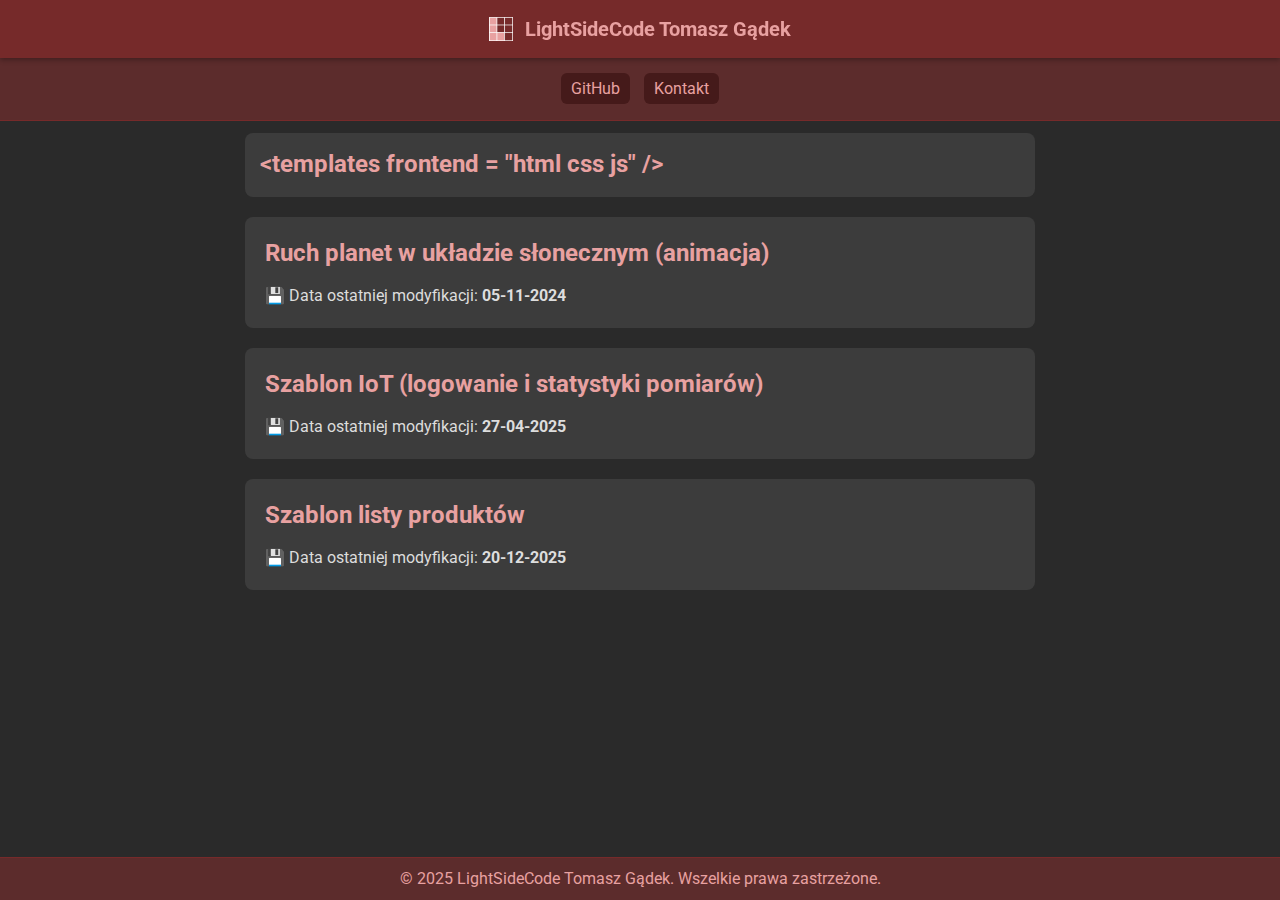
<file: src/main/resources/static/lightsidecode/index.html>
<!DOCTYPE html>
<html lang="pl">
<head>
    <meta charset="utf-8">
    <meta name="viewport" content="width=device-width, initial-scale=1">
    <meta name="description" content="Notatnik programisty">
    <meta name="author" content="Tomasz Gądek">

    <link href="https://fonts.googleapis.com/css2?family=Roboto:wght@100;300;400;500;700&display=swap" rel="stylesheet"> 
    <link href="./styles/lightsidecode.css" rel="stylesheet">

    <link rel="icon" type="image/png" href="./img/lightsidecode-logo.png">

    <title>LightSideCode | Tomasz Gądek</title>
</head>

<body>
    <header>
        <div class="container">
            <div class="logo">
                <a href="/">
                <img src="./img/lightsidecode-logo.png" alt="lightsidecode logo">
                <h1>LightSideCode Tomasz Gądek</h1>
            </a>
            </div>
        </div>
    </header>
    <nav>
        <ul class="menu">
            <li><a href="https://github.com/tomekgadek">GitHub</a></li>
            <li><a href="mailto:gadektomek@gmail.com">Kontakt</a></li>
        </ul>
    </nav>
    <main>
        <div class="container" id="questions">
            <div class="card-title">
                <h2>&lt;templates frontend = "html css js" /&gt;</h2>
            </div>

            <div class="card" onclick="window.location.href='./project/universe/index.html'">
                <h2>Ruch planet w układzie słonecznym (animacja)</h2>
                <p>💾 Data ostatniej modyfikacji: <strong>05-11-2024</strong></p>
            </div>
            <div class="card" onclick="window.location.href='./project/iot-template/index.html'">
                <h2>Szablon IoT (logowanie i statystyki pomiarów)</h2>
                <p>💾 Data ostatniej modyfikacji: <strong>27-04-2025</strong></p>
            </div>
            <div class="card" onclick="window.location.href='./project/products-template/online-courses-dark.html'">
                <h2>Szablon listy produktów</h2>
                <p>💾 Data ostatniej modyfikacji: <strong>20-12-2025</strong></p>
            </div>
        </div>
    </main>
    <footer>
        <div class="container">
            &copy; 2025 LightSideCode Tomasz Gądek. Wszelkie prawa zastrzeżone. 
        </div>
    </footer>
</body>

</html>
</file>
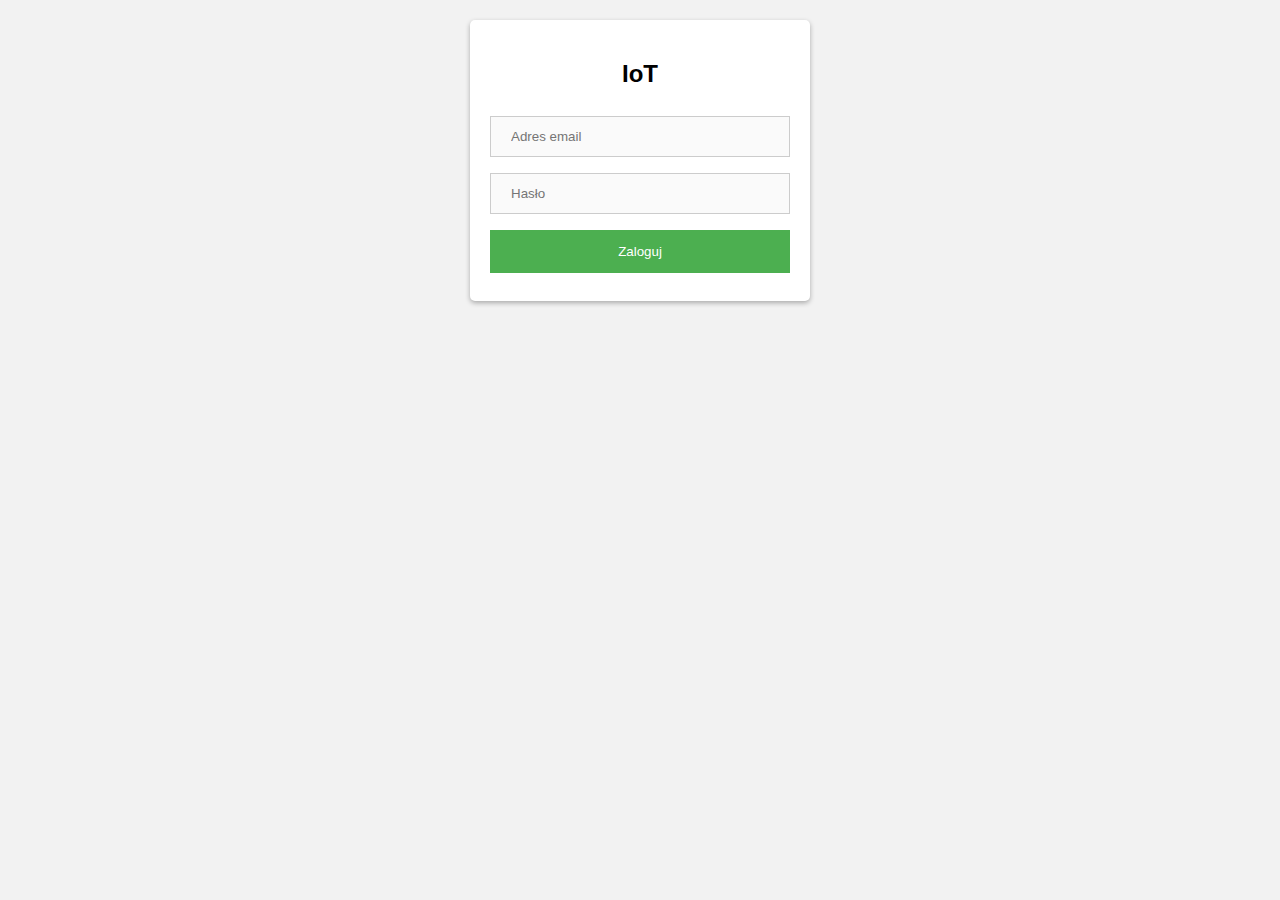
<file: src/main/resources/static/lightsidecode/project/iot-template/index.html>
<!DOCTYPE html>
<html lang="pl">

<head>
    <meta charset="UTF-8">
    <meta name="viewport" content="width=device-width, initial-scale=1.0">

    <title>IoT</title>
    
    <link rel="icon" type="image/png" href="img/favicon.png">
    <link rel="stylesheet" href="./css/styles.css">
</head>

<body>
    <div class="container" id="container">
        <h2>IoT</h2>
        <input type="text" id="email" placeholder="Adres email" disabled>
        <input type="password" id="password" placeholder="Hasło" disabled>
        <button id="login">Zaloguj</button>
    </div>

    <script src="js/login.js"></script>
</body>
</html>
</file>
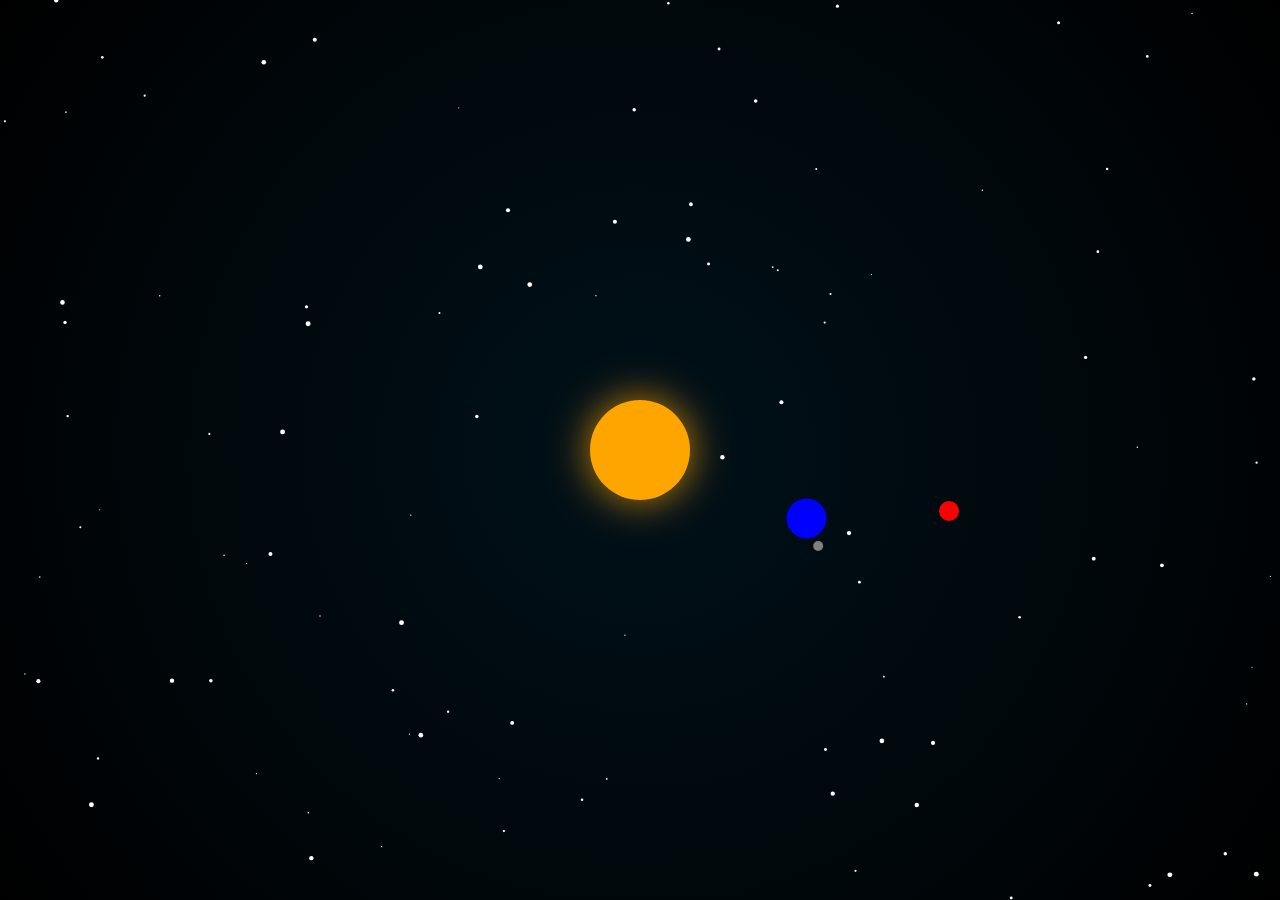
<file: src/main/resources/static/lightsidecode/project/universe/index.html>
<!DOCTYPE html>
<html lang="pl">
<head>
  <meta charset="UTF-8">
  <meta name="viewport" content="width=device-width, initial-scale=1.0">

  <title>LightSideCode</title>

  <link rel="icon" type="image/png" href="icon/favicon.png" />
  <link rel="stylesheet" href="./css/style.css" />
</head>
<body>
  <canvas id="universe"></canvas>

  <script src="js/universe-engine.js" type="text/javascript"></script>
</body>
</html>
</file>
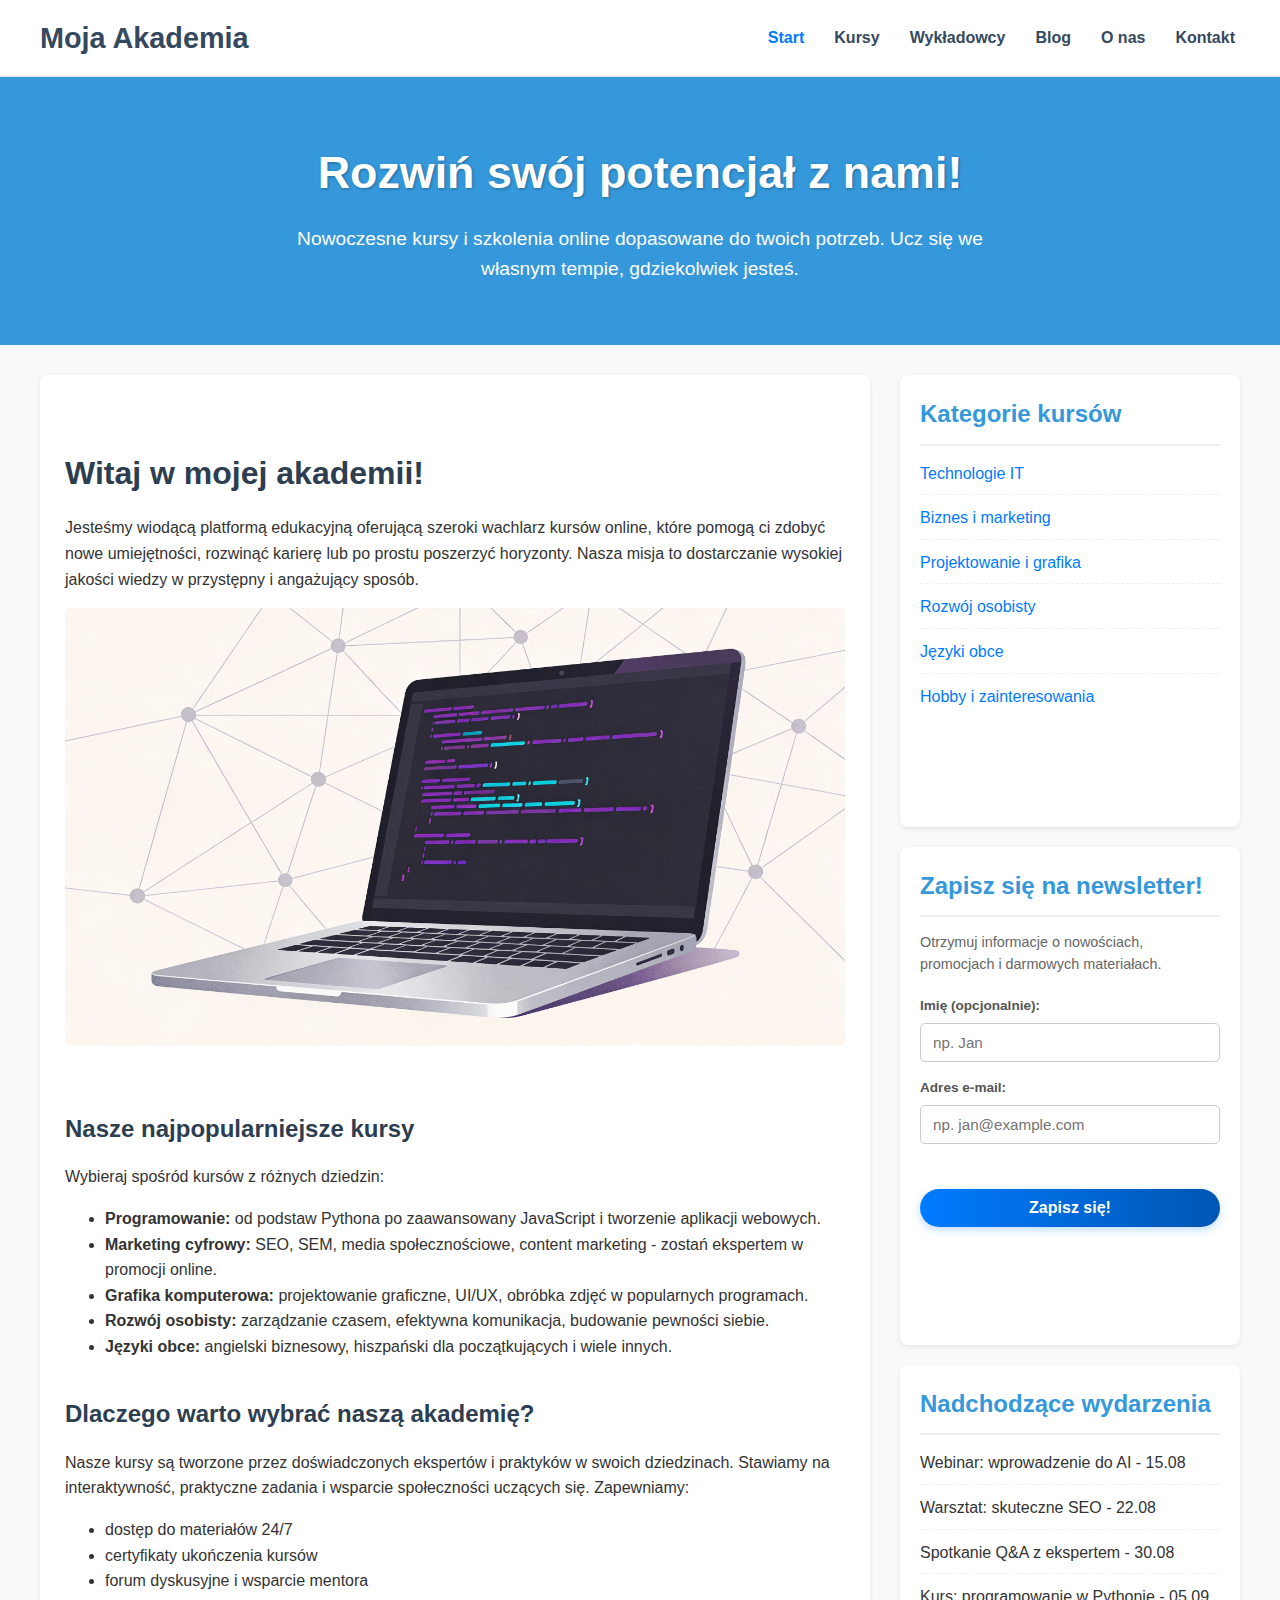
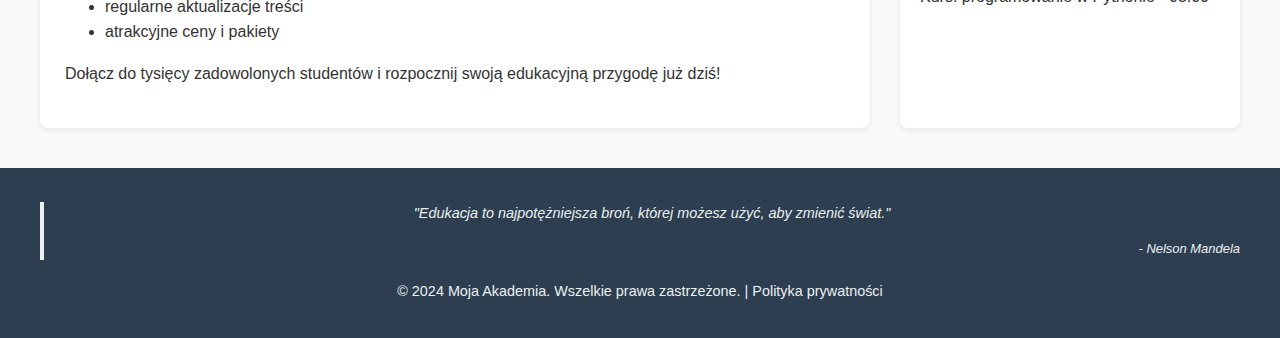
<file: src/main/resources/static/moja-akademia/moja-akademia-szablon.html>
<!DOCTYPE html>
<html lang="pl">

<head>
    <meta charset="UTF-8">
    <meta name="viewport" content="width=device-width, initial-scale=1.0">
    <title>Moja Akademia</title>
    <style>
        body {
            font-family: 'Arial', sans-serif;
            margin: 0;
            padding: 0;
            background-color: #f9f9f9;
            color: #333;
            line-height: 1.6;
        }

        .container {
            max-width: 1200px;
            margin: 0 auto;
            padding: 0 15px;
        }

        a {
            color: #007bff;
            text-decoration: none;
        }

        a:hover {
            text-decoration: underline;
        }

        img {
            max-width: 100%;
            height: auto;
        }

        h1,
        h2,
        h3,
        h4,
        h5,
        h6 {
            color: #2c3e50;
            margin-top: 1.5em;
            margin-bottom: 0.5em;
        }

        h1 {
            font-size: 2.5em;
        }

        h2 {
            font-size: 2em;
        }

        h3 {
            font-size: 1.5em;
        }

        .site-header {
            background-color: #ffffff;
            padding: 15px 0;
            border-bottom: 1px solid #e7e7e7;
            box-shadow: 0 2px 4px rgba(0, 0, 0, 0.05);
        }

        .site-header .container {
            display: flex;
            justify-content: space-between;
            align-items: center;
        }

        .site-title {
            font-size: 1.8em;
            font-weight: bold;
            color: #34495e;
            margin: 0;
        }

        .site-title a {
            color: inherit;
            text-decoration: none;
        }

        .main-navigation ul {
            list-style: none;
            margin: 0;
            padding: 0;
            display: flex;
        }

        .main-navigation li {
            margin-left: 20px;
        }

        .main-navigation a {
            display: block;
            padding: 10px 5px;
            color: #34495e;
            font-weight: bold;
            text-decoration: none;
            transition: color 0.3s ease;
        }

        .main-navigation a:hover,
        .main-navigation .current-menu-item a {
            color: #007bff;
        }

        .banner {
            background-color: #3498db;
            color: #ffffff;
            padding: 60px 0;
            text-align: center;
            margin-bottom: 30px;
            background-image: url('https://via.placeholder.com/1200x300/3498db/ffffff?text=Witaj+w+Mojej+Akademii');
            background-size: cover;
            background-position: center;
        }

        .banner h2 {
            color: #ffffff;
            font-size: 2.8em;
            margin-top: 0;
            margin-bottom: 15px;
            text-shadow: 1px 1px 3px rgba(0, 0, 0, 0.3);
        }

        .banner p {
            font-size: 1.2em;
            max-width: 700px;
            margin: 0 auto;
        }

        .content-wrapper {
            display: flex;
            flex-wrap: wrap;
            gap: 30px;
            margin-bottom: 30px;
        }

        main {
            flex: 1;
            min-width: 65%;
            background-color: #ffffff;
            padding: 25px;
            border-radius: 8px;
            box-shadow: 0 2px 5px rgba(0, 0, 0, 0.08);
        }

        aside {
            display: flex;
            flex-wrap: wrap;
            gap: 20px;
            flex: 1;
            min-width: 300px;
        }

        .widget {
            background-color: #ffffff;
            padding: 20px;
            border-radius: 8px;
            box-shadow: 0 2px 5px rgba(0, 0, 0, 0.08);
            flex: 1;
            min-width: 280px;
        }

        .widget h3 {
            margin-top: 0;
            border-bottom: 2px solid #eee;
            padding-bottom: 10px;
            margin-bottom: 15px;
            color: #3498db;
        }

        .widget ul {
            list-style: none;
            padding: 0;
            margin: 0;
        }

        .widget li {
            margin-bottom: 10px;
            border-bottom: 1px dashed #eee;
            padding-bottom: 8px;
        }

        .widget li:last-child {
            border-bottom: none;
            margin-bottom: 0;
            padding-bottom: 0;
        }

        .site-footer {
            background-color: #2c3e50;
            color: #ecf0f1;
            text-align: center;
            padding: 20px 0;
            margin-top: 40px;
            font-size: 0.9em;
        }


        .newsletter-container {
            background-color: transparent;
            padding: 0;
            box-shadow: none;
            text-align: left;
        }

        .newsletter-container h2 {
            font-size: 1.5em;
            color: #3498db;
            margin-top: 0;
            border-bottom: 2px solid #eee;
            padding-bottom: 10px;
            margin-bottom: 15px;
            text-align: left;
        }

        .newsletter-container p {
            color: #666;
            margin-bottom: 20px;
            font-size: 0.9em;
            line-height: 1.5;
            text-align: left;
        }

        .form-group {
            margin-bottom: 15px;
            text-align: left;
        }

        .form-group label {
            display: block;
            margin-bottom: 6px;
            color: #555;
            font-weight: bold;
            font-size: 0.85em;
        }

        .form-control {
            width: 100%;
            padding: 10px 12px;
            border: 1px solid #ccc;
            border-radius: 5px;
            box-sizing: border-box;
            font-size: 0.95em;
            transition: border-color 0.3s ease, box-shadow 0.3s ease;
        }

        .form-control:focus {
            border-color: #007bff;
            outline: none;
            box-shadow: 0 0 6px rgba(0, 123, 255, 0.25);
        }

        .error-message {
            color: #dc3545;
            font-size: 0.8em;
            margin-top: 5px;
            display: block;
            min-height: 1.2em;
        }

        .form-control.invalid {
            border-color: #dc3545;
        }

        .submit-btn {
            background: linear-gradient(to right, #007bff, #0056b3);
            color: white;
            padding: 10px 20px;
            border: none;
            border-radius: 20px;
            cursor: pointer;
            font-size: 1em;
            font-weight: bold;
            transition: background 0.3s ease, transform 0.1s ease, box-shadow 0.3s ease;
            width: 100%;
            margin-top: 10px;
            box-shadow: 0 3px 8px rgba(0, 123, 255, 0.25);
        }

        .submit-btn:hover {
            background: linear-gradient(to right, #0056b3, #004085);
            box-shadow: 0 5px 12px rgba(0, 123, 255, 0.35);
        }

        .submit-btn:active {
            transform: scale(0.98);
            box-shadow: 0 2px 5px rgba(0, 123, 255, 0.2);
        }

        .thank-you-popup {
            display: none;
            position: fixed;
            left: 50%;
            top: 50%;
            transform: translate(-50%, -50%) scale(0.9);
            background-color: #fff;
            color: #333;
            padding: 30px 40px;
            border-radius: 10px;
            box-shadow: 0 10px 30px rgba(0, 0, 0, 0.2);
            text-align: center;
            z-index: 1001;
            max-width: 450px;
            width: 90%;
            opacity: 0;
            transition: opacity 0.4s ease, transform 0.4s ease;
        }

        .thank-you-popup.show {
            display: block;
            opacity: 1;
            transform: translate(-50%, -50%) scale(1);
        }

        .thank-you-popup h2 {
            color: #28a745;
            margin-top: 0;
            margin-bottom: 15px;
            border-bottom: none;
        }

        .thank-you-popup p {
            color: #555;
            margin-bottom: 10px;
            line-height: 1.6;
        }

        .close-btn {
            position: absolute;
            top: 10px;
            right: 15px;
            font-size: 24px;
            color: #aaa;
            cursor: pointer;
            transition: color 0.3s ease;
        }

        .close-btn:hover {
            color: #333;
        }

        .overlay {
            display: none;
            position: fixed;
            top: 0;
            left: 0;
            width: 100%;
            height: 100%;
            background-color: rgba(0, 0, 0, 0.6);
            z-index: 1000;
            opacity: 0;
            transition: opacity 0.4s ease;
        }

        .overlay.show {
            display: block;
            opacity: 1;
        }

        @media (max-width: 768px) {
            .site-header .container {
                flex-direction: column;
                align-items: center;
            }

            .main-navigation ul {
                margin-top: 15px;
                flex-wrap: wrap;
                justify-content: center;
            }

            .main-navigation li {
                margin: 5px 10px;
            }

            .content-wrapper {
                flex-direction: column;
            }

            aside {
                flex-direction: column;
            }

            .widget {
                flex: auto;
                width: 100%;
            }

            .banner h2 {
                font-size: 2em;
            }

            .banner p {
                font-size: 1em;
            }
        }
    </style>
</head>

<body>

<header class="site-header">
    <div class="container">
        <h1 class="site-title"><a href="#">Moja Akademia</a></h1>
        <nav class="main-navigation">
            <ul>
                <li class="current-menu-item"><a href="#">Start</a></li>
                <li><a href="#">Kursy</a></li>
                <li><a href="#">Wykładowcy</a></li>
                <li><a href="#">Blog</a></li>
                <li><a href="#">O nas</a></li>
                <li><a href="#">Kontakt</a></li>
            </ul>
        </nav>
    </div>
</header>

<div class="banner">
    <div class="container">
        <h2>Rozwiń swój potencjał z nami!</h2>
        <p>Nowoczesne kursy i szkolenia online dopasowane do twoich potrzeb. Ucz się we własnym tempie, gdziekolwiek
            jesteś.</p>
    </div>
</div>

<div class="container content-wrapper">
    <main>
        <h2>Witaj w mojej akademii!</h2>
        <p>Jesteśmy wiodącą platformą edukacyjną oferującą szeroki wachlarz kursów online, które pomogą ci zdobyć
            nowe umiejętności, rozwinąć karierę lub po prostu poszerzyć horyzonty. Nasza misja to dostarczanie
            wysokiej jakości wiedzy w przystępny i angażujący sposób.</p>

        <img src="./img/main-image.png" alt="Nauka online" style="margin-bottom: 20px; border-radius: 5px;">

        <h3>Nasze najpopularniejsze kursy</h3>
        <p>Wybieraj spośród kursów z różnych dziedzin:</p>
        <ul>
            <li><strong>Programowanie:</strong> od podstaw Pythona po zaawansowany JavaScript i tworzenie aplikacji
                webowych.
            </li>
            <li><strong>Marketing cyfrowy:</strong> SEO, SEM, media społecznościowe, content marketing - zostań
                ekspertem w promocji online.
            </li>
            <li><strong>Grafika komputerowa:</strong> projektowanie graficzne, UI/UX, obróbka zdjęć w popularnych
                programach.
            </li>
            <li><strong>Rozwój osobisty:</strong> zarządzanie czasem, efektywna komunikacja, budowanie pewności
                siebie.
            </li>
            <li><strong>Języki obce:</strong> angielski biznesowy, hiszpański dla początkujących i wiele innych.
            </li>
        </ul>

        <h3>Dlaczego warto wybrać naszą akademię?</h3>
        <p>Nasze kursy są tworzone przez doświadczonych ekspertów i praktyków w swoich dziedzinach. Stawiamy na
            interaktywność, praktyczne zadania i wsparcie społeczności uczących się. Zapewniamy:</p>
        <ul>
            <li>dostęp do materiałów 24/7</li>
            <li>certyfikaty ukończenia kursów</li>
            <li>forum dyskusyjne i wsparcie mentora</li>
            <li>regularne aktualizacje treści</li>
            <li>atrakcyjne ceny i pakiety</li>
        </ul>
        <p>Dołącz do tysięcy zadowolonych studentów i rozpocznij swoją edukacyjną przygodę już dziś!</p>

    </main>

    <aside>
        <div class="widget">
            <h3>Kategorie kursów</h3>
            <ul>
                <li><a href="#">Technologie IT</a></li>
                <li><a href="#">Biznes i marketing</a></li>
                <li><a href="#">Projektowanie i grafika</a></li>
                <li><a href="#">Rozwój osobisty</a></li>
                <li><a href="#">Języki obce</a></li>
                <li><a href="#">Hobby i zainteresowania</a></li>
            </ul>
        </div>

        <div class="widget">
            <div class="newsletter-container">
                <h3>Zapisz się na newsletter!</h3>
                <p>Otrzymuj informacje o nowościach, promocjach i darmowych materiałach.</p>

                <form id="newsletter-form">
                    <div class="form-group">
                        <label for="name">Imię (opcjonalnie):</label>
                        <input type="text" id="name" name="name" class="form-control" placeholder="np. Jan">
                    </div>
                    <div class="form-group">
                        <label for="email">Adres e-mail:</label>
                        <input type="email" id="email" name="email" class="form-control"
                               placeholder="np. jan@example.com" required>
                        <small class="error-message" id="email-error"></small>
                    </div>
                    <button type="submit" class="submit-btn">Zapisz się!</button>
                </form>
            </div>

        </div>

        <div class="widget">
            <h3>Nadchodzące wydarzenia</h3>
            <ul>
                <li>Webinar: wprowadzenie do AI - 15.08</li>
                <li>Warsztat: skuteczne SEO - 22.08</li>
                <li>Spotkanie Q&A z ekspertem - 30.08</li>
                <li>Kurs: programowanie w Pythonie - 05.09</li>

            </ul>
        </div>
    </aside>
</div>

<footer class="site-footer">
    <div class="container">
        <div class="quote-container"
             style="margin-bottom: 20px; font-style: italic; border-left: 4px solid #ecf0f1; padding-left: 20px;">
            <p>"Edukacja to najpotężniejsza broń, której możesz użyć, aby zmienić świat."</p>
            <p style="text-align: right; font-size: 0.9em; margin-top: 5px;">- Nelson Mandela</p>
        </div>
        <p>© 2024 Moja Akademia. Wszelkie prawa zastrzeżone. | <a href="#" style="color: #ecf0f1;">Polityka
            prywatności</a></p>
    </div>
</footer>

<div id="thank-you-popup" class="thank-you-popup">
    <span class="close-btn" id="close-popup-btn">×</span>
    <h2>🎉 Dziękujemy za zapis! 🎉</h2>
    <p>Cieszymy się, że do nas dołączyłeś/dołączyłaś. Wkrótce otrzymasz od nas wartościowe informacje o kursach
        online.</p>
    <p>Sprawdź swoją skrzynkę odbiorczą (oraz folder spam/oferty).</p>
</div>
<div id="overlay" class="overlay"></div>

<script>
    document.addEventListener('DOMContentLoaded', () => {
        const form = document.getElementById('newsletter-form');

        if (form) {
            const emailInput = document.getElementById('email');
            const emailError = document.getElementById('email-error');
            const thankYouPopup = document.getElementById('thank-you-popup');
            const closePopupButton = document.getElementById('close-popup-btn');
            const overlay = document.getElementById('overlay');
            const nameInput = document.getElementById('name');

            function validateEmail(email) {
                const re = /^[^\s@]+@[^\s@]+\.[^\s@]+$/;
                return re.test(String(email).toLowerCase());
            }

            function showPopup() {
                if (overlay && thankYouPopup) {
                    overlay.classList.add('show');
                    thankYouPopup.classList.add('show');
                    document.body.style.overflow = 'hidden';
                }
            }

            function hidePopup() {
                if (overlay && thankYouPopup) {
                    overlay.classList.remove('show');
                    thankYouPopup.classList.remove('show');
                    document.body.style.overflow = '';
                    if (form) form.reset();

                    if (emailError) emailError.textContent = '';
                    if (emailInput) emailInput.classList.remove('invalid');
                }
            }

            form.addEventListener('submit', function (event) {
                event.preventDefault();

                if (!emailInput || !emailError) {
                    console.error("Nie znaleziono elementów formularza email lub błędu.");
                    return;
                }

                const email = emailInput.value.trim();
                let isValid = true;

                if (email === '') {
                    emailError.textContent = 'Pole e-mail jest wymagane.';
                    emailInput.classList.add('invalid');
                    isValid = false;
                } else if (!validateEmail(email)) {
                    emailError.textContent = 'Proszę podać poprawny adres e-mail.';
                    emailInput.classList.add('invalid');
                    isValid = false;
                } else {
                    emailError.textContent = '';
                    emailInput.classList.remove('invalid');
                }

                if (isValid) {
                    console.log('Formularz poprawny. Dane do wysłania:');

                    console.log('Imię:', nameInput ? nameInput.value : 'Nie podano');
                    console.log('Email:', email);

                    showPopup();

                } else {
                    console.log('Formularz zawiera błędy.');
                }
            });

            if (closePopupButton) {
                closePopupButton.addEventListener('click', hidePopup);
            }

            if (overlay) {
                overlay.addEventListener('click', hidePopup);
            }

            document.addEventListener('keydown', function (event) {
                if (event.key === 'Escape' && thankYouPopup && thankYouPopup.classList.contains('show')) {
                    hidePopup();
                }
            });
        } else {
            console.warn("Element formularza o ID 'newsletter-form' nie został znaleziony.");
        }

    });
</script>

</body>

</html>
</file>
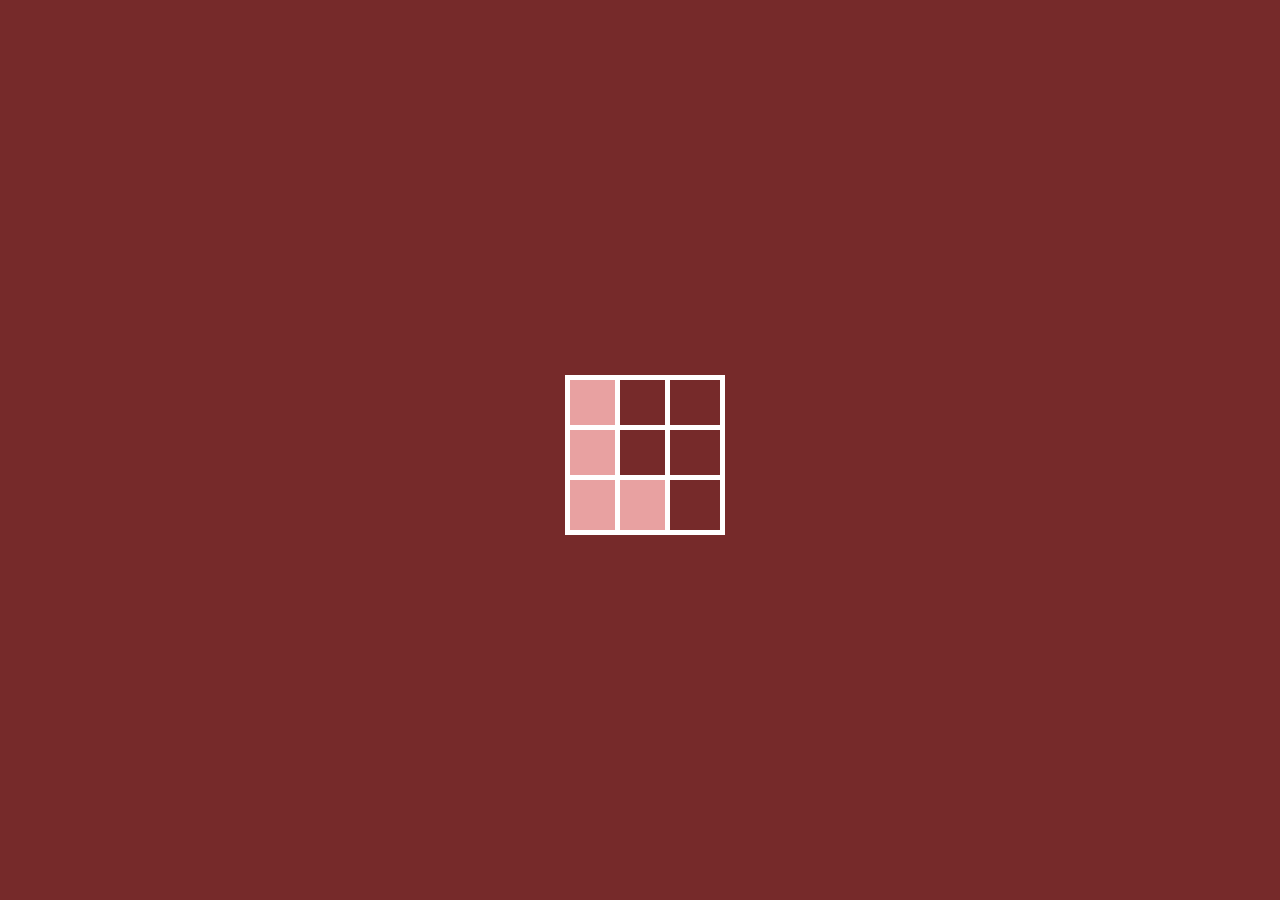
<file: src/main/resources/static/lightsidecode/logo/logo.html>
<!DOCTYPE html>
<html lang="pl">
<head>
    <meta charset="UTF-8">
    <meta name="viewport" content="width=device-width, initial-scale=1.0">

    <link rel="icon" type="image/png" href="../img/tgadek-logo.png">
    
    <title>LightSideCode | Logo</title>

    <style>
        body {
            margin: 0;
            display: flex;
            justify-content: center;
            align-items: center;
            height: 100vh;
            background-color: #762a2a;
        }

        .logo {
            display: grid;
            grid-template-columns: repeat(3, 50px);
            grid-template-rows: repeat(3, 50px);
            gap: 0;
        }

        .logo div {
            width: 50px;
            height: 50px;
            border: 5px solid white;
            background-color: #762a2a;
        }

        .logo div:nth-child(1),
        .logo div:nth-child(4),
        .logo div:nth-child(7),
        .logo div:nth-child(8) {
            background-color: #e8a1a1;
        }
    </style>
</head>
<body>
    <div class="logo">
        <div></div>
        <div></div>
        <div></div>
        <div></div>
        <div></div>
        <div></div>
        <div></div>
        <div></div>
        <div></div>
    </div>
</body>
</html>
</file>
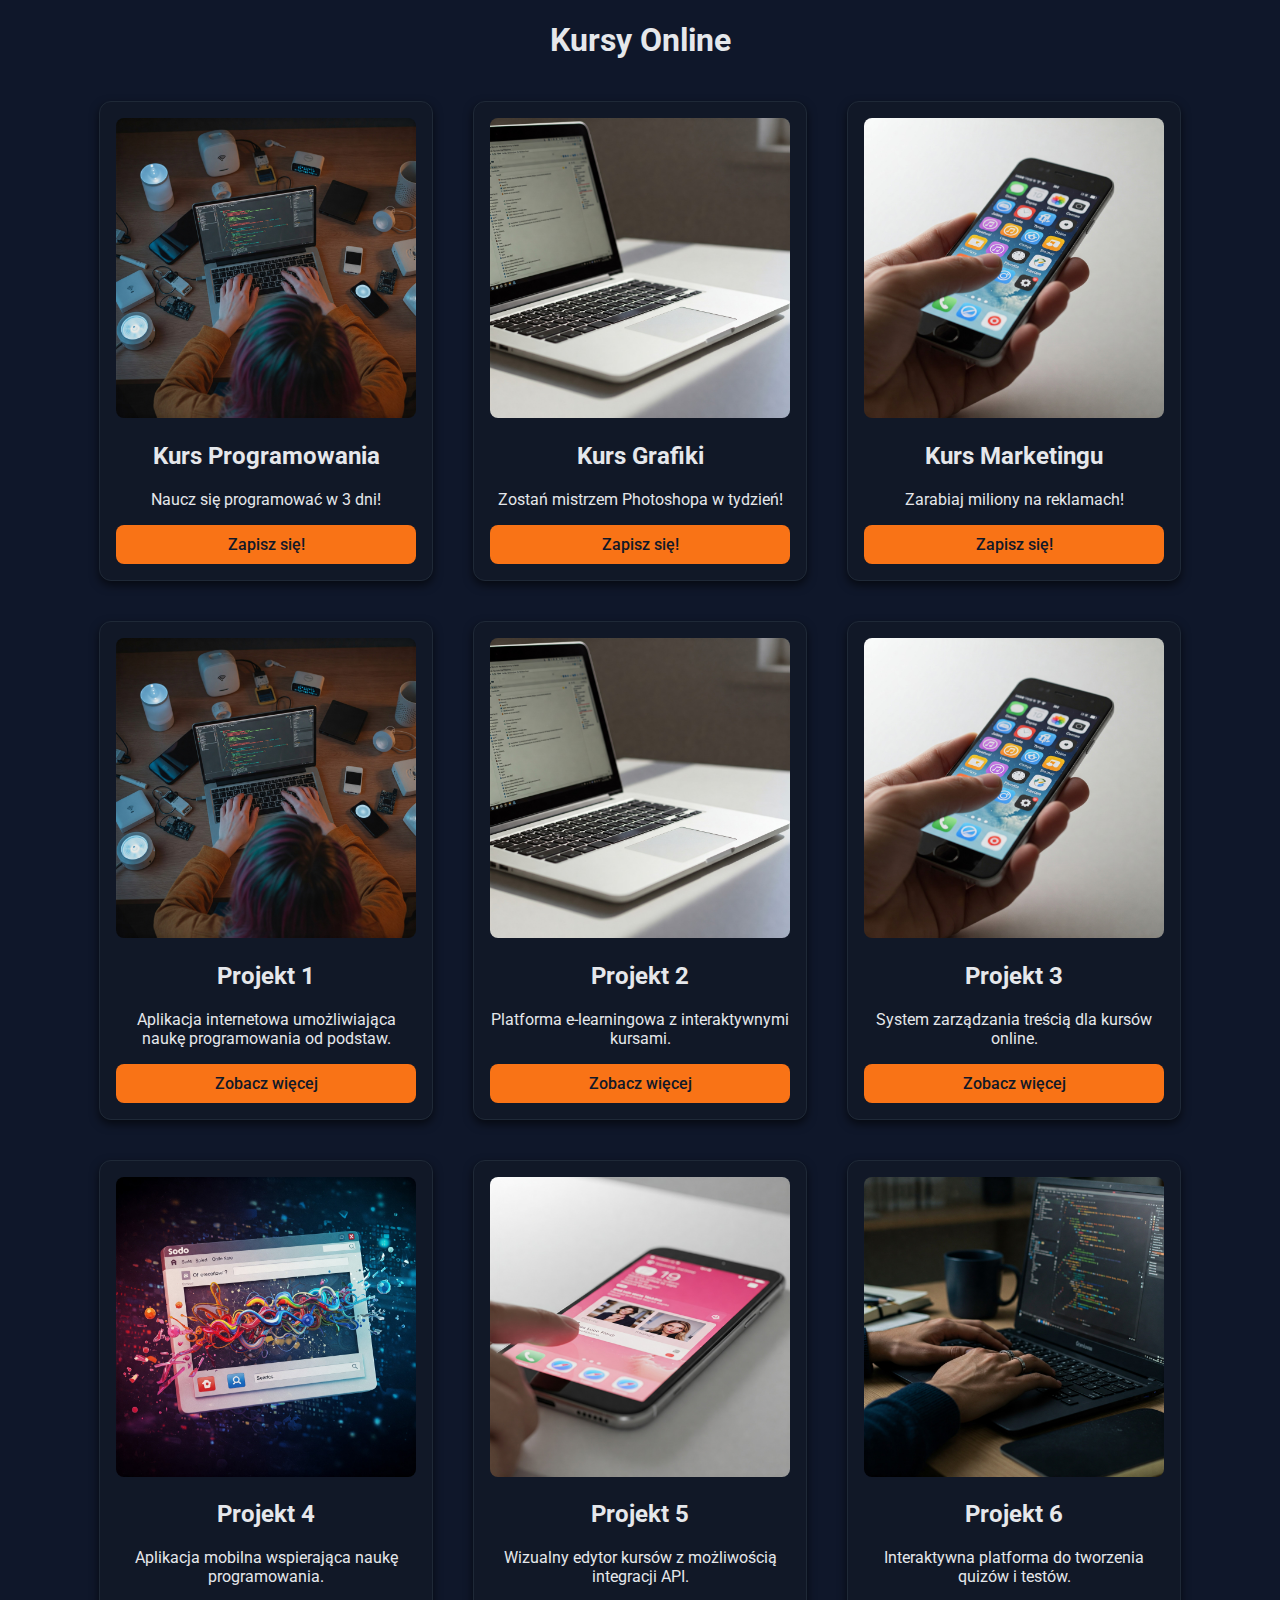
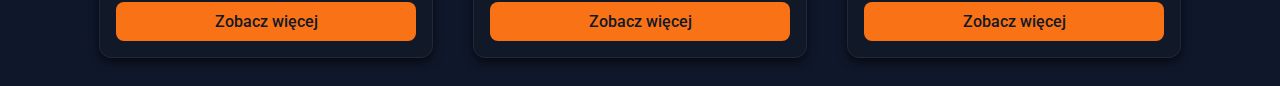
<file: src/main/resources/static/lightsidecode/project/products-template/online-courses-dark.html>
<!DOCTYPE html>
<html>

<head>
    <title>Super Kursy Online</title>
    <meta charset="UTF-8">
    <meta name="viewport" content="width=device-width, initial-scale=1.0">

    <link href="https://fonts.googleapis.com/css2?family=Roboto:wght@400;500;700&display=swap" rel="stylesheet">

    <style>
        body {
            background-color: #0f172a;
            color: #e5e7eb;
            font-family: 'Roboto', Arial, sans-serif;
            text-align: center;
        }

        .courses {
            display: flex;
            flex-wrap: wrap;
            justify-content: center;
        }

        .course {
            width: 300px;
            margin: 20px;
            padding: 16px;
            border: 1px solid #1f2937;
            background-color: #111827;
            border-radius: 12px;
            box-shadow: 0 4px 10px rgba(0, 0, 0, 0.6);
            transition: transform 0.3s, box-shadow 0.3s, border-color 0.3s;
        }

        .course:hover {
            transform: scale(1.03);
            box-shadow: 0 8px 20px rgba(0, 0, 0, 0.8);
            border-color: #f97316;
        }

        img {
            width: 100%;
            height: auto;
            border-radius: 8px;
        }

        a {
            display: block;
            margin-top: 12px;
            padding: 10px 20px;
            background-color: #f97316;
            color: #111827;
            text-decoration: none;
            border-radius: 8px;
            font-size: 1rem;
            font-weight: 500;
        }

        a:hover, a:focus {
            background-color: #ea580c;
            cursor: pointer;
        }
    </style>
</head>

<body>
    <h1>Kursy Online</h1>
    <div class="courses">
        <div class="course">
            <img src="./img/kurs1.jpeg" alt="Ilustracja kursu programowania">
            <h2>Kurs Programowania</h2>
            <p>Naucz się programować w 3 dni!</p>
            <a href="#" aria-label="Zapisz się na Kurs Programowania">Zapisz się!</a>
        </div>

        <div class="course">
            <img src="./img/kurs2.jpeg" alt="Ilustracja kursu grafiki">
            <h2>Kurs Grafiki</h2>
            <p>Zostań mistrzem Photoshopa w tydzień!</p>
            <a href="#" aria-label="Zapisz się na Kurs Grafiki">Zapisz się!</a>
        </div>

        <div class="course">
            <img src="./img/kurs3.jpeg" alt="Ilustracja kursu marketingu">
            <h2>Kurs Marketingu</h2>
            <p>Zarabiaj miliony na reklamach!</p>
            <a href="#" aria-label="Zapisz się na Kurs Marketingu">Zapisz się!</a>
        </div>
        <div class="course">
            <img src="./img/projekt-1.jpeg" alt="Aplikacja internetowa do nauki programowania od podstaw">
            <h2>Projekt 1</h2>
            <p>Aplikacja internetowa umożliwiająca naukę programowania od podstaw.</p>
            <a href="#" aria-label="Zobacz szczegóły Projekt 1">Zobacz więcej</a>
        </div>

        <div class="course">
            <img src="./img/projekt-2.jpeg" alt="Platforma e-learningowa z interaktywnymi kursami">
            <h2>Projekt 2</h2>
            <p>Platforma e-learningowa z interaktywnymi kursami.</p>
            <a href="#" aria-label="Zobacz szczegóły Projekt 2">Zobacz więcej</a>
        </div>

        <div class="course">
            <img src="./img/projekt-3.jpeg" alt="System zarządzania treścią dla kursów online">
            <h2>Projekt 3</h2>
            <p>System zarządzania treścią dla kursów online.</p>
            <a href="#" aria-label="Zobacz szczegóły Projekt 3">Zobacz więcej</a>
        </div>

        <div class="course">
            <img src="./img/projekt-4.jpeg" alt="Aplikacja mobilna wspierająca naukę programowania">
            <h2>Projekt 4</h2>
            <p>Aplikacja mobilna wspierająca naukę programowania.</p>
            <a href="#" aria-label="Zobacz szczegóły Projekt 4">Zobacz więcej</a>
        </div>

        <div class="course">
            <img src="./img/projekt-5.jpeg" alt="Wizualny edytor kursów z możliwością integracji API">
            <h2>Projekt 5</h2>
            <p>Wizualny edytor kursów z możliwością integracji API.</p>
            <a href="#" aria-label="Zobacz szczegóły Projekt 5">Zobacz więcej</a>
        </div>

        <div class="course">
            <img src="./img/projekt-6.jpeg" alt="Interaktywna platforma do tworzenia quizów i testów">
            <h2>Projekt 6</h2>
            <p>Interaktywna platforma do tworzenia quizów i testów.</p>
            <a href="#" aria-label="Zobacz szczegóły Projekt 6">Zobacz więcej</a>
        </div>
    </div>
</body>

</html>
</file>
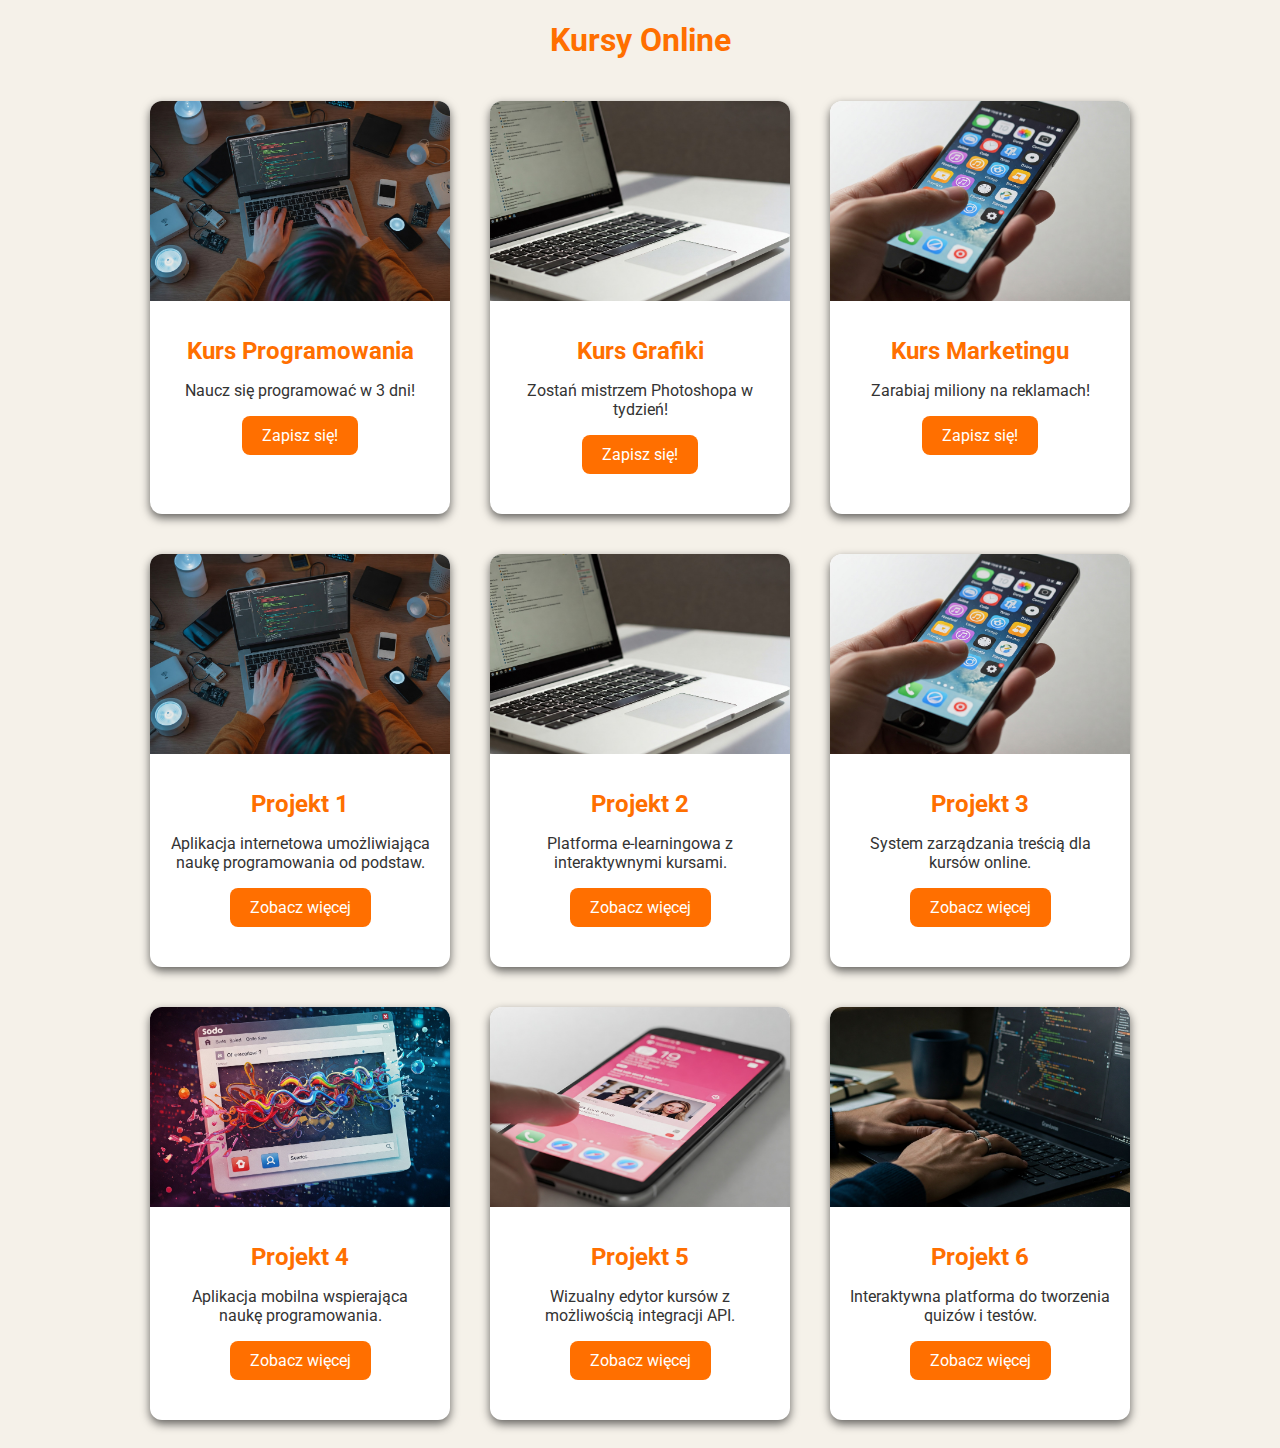
<file: src/main/resources/static/lightsidecode/project/products-template/online-courses-light.html>
<!DOCTYPE html>
<html>

<head>
    <title>Super Kursy Online</title>
    <meta charset="UTF-8">
    <meta name="viewport" content="width=device-width, initial-scale=1.0">

    <link href="https://fonts.googleapis.com/css2?family=Roboto:wght@400;500;700&display=swap" rel="stylesheet">

    <style>
        body {
            background-color: #F5F1E9;
            color: #333;
            font-family: 'Roboto', Arial, sans-serif;
            text-align: center;
        }

        .courses {
            display: flex;
            flex-wrap: wrap;
            justify-content: center;
        }

        .course {
            width: 300px;
            margin: 20px;
            padding: 0px 0px 20px;
            /*border: 1px solid #1f2937;*/
            background-color: white;
            border-radius: 12px;
            box-shadow: 0 4px 10px rgba(0, 0, 0, 0.6);
            transition: transform 0.3s;
            overflow: hidden;
        }

        h1 {
            color: #FF6F00;
        }

        .course h2 {
            color: #FF6F00;
            font-size: 1.5rem;
            margin: 12px 0;
        }

        .course:hover {
            transform: scale(1.03);
            box-shadow: 0 8px 20px rgba(0, 0, 0, 0.8);
            /*border-color: #f97316;*/
        }

        img {
            width: 100%;
            height: 200px;
            object-fit: cover;
            transition: transform 0.3s;
        }

        .course:hover img {
            transform: scale(1.05);
        }

        .course a {
            display: inline-block;
            padding: 10px 20px;
            background-color: #FF6F00;
            color: white;
            text-decoration: none;
            border-radius: 8px;
            transition: background-color 0.3s;
        }

        .course a:hover {
            background-color: #D65A00;
            cursor: pointer;
        }

        .course .course-content {
            padding: 20px;
        }
    </style>
</head>

<body>
    <h1>Kursy Online</h1>
    <div class="courses">
        <div class="course">
            <img src="./img/kurs1.jpeg" alt="Ilustracja kursu programowania">
            <div class="course-content">
                <h2>Kurs Programowania</h2>
                <p>Naucz się programować w 3 dni!</p>
                <a href="#" aria-label="Zapisz się na Kurs Programowania">Zapisz się!</a>
            </div>
        </div>

        <div class="course">
            <img src="./img/kurs2.jpeg" alt="Ilustracja kursu grafiki">
            <div class="course-content">
                <h2>Kurs Grafiki</h2>
                <p>Zostań mistrzem Photoshopa w tydzień!</p>
                <a href="#" aria-label="Zapisz się na Kurs Grafiki">Zapisz się!</a>
            </div>
        </div>

        <div class="course">
            <img src="./img/kurs3.jpeg" alt="Ilustracja kursu marketingu">
            <div class="course-content">
                <h2>Kurs Marketingu</h2>
                <p>Zarabiaj miliony na reklamach!</p>
                <a href="#" aria-label="Zapisz się na Kurs Marketingu">Zapisz się!</a>
            </div>
        </div>
        <div class="course">
            <img src="./img/projekt-1.jpeg" alt="Aplikacja internetowa do nauki programowania od podstaw">
            <div class="course-content">
                <h2>Projekt 1</h2>
                <p>Aplikacja internetowa umożliwiająca naukę programowania od podstaw.</p>
                <a href="#" aria-label="Zobacz szczegóły Projekt 1">Zobacz więcej</a>
            </div>
        </div>

        <div class="course">
            <img src="./img/projekt-2.jpeg" alt="Platforma e-learningowa z interaktywnymi kursami">
            <div class="course-content">
                <h2>Projekt 2</h2>
                <p>Platforma e-learningowa z interaktywnymi kursami.</p>
                <a href="#" aria-label="Zobacz szczegóły Projekt 2">Zobacz więcej</a>
            </div>
        </div>

        <div class="course">
            <img src="./img/projekt-3.jpeg" alt="System zarządzania treścią dla kursów online">
            <div class="course-content">
                <h2>Projekt 3</h2>
                <p>System zarządzania treścią dla kursów online.</p>
                <a href="#" aria-label="Zobacz szczegóły Projekt 3">Zobacz więcej</a>
            </div>
        </div>

        <div class="course">
            <img src="./img/projekt-4.jpeg" alt="Aplikacja mobilna wspierająca naukę programowania">
            <div class="course-content">
                <h2>Projekt 4</h2>
                <p>Aplikacja mobilna wspierająca naukę programowania.</p>
                <a href="#" aria-label="Zobacz szczegóły Projekt 4">Zobacz więcej</a>
            </div>
        </div>

        <div class="course">
            <img src="./img/projekt-5.jpeg" alt="Wizualny edytor kursów z możliwością integracji API">
            <div class="course-content">
                <h2>Projekt 5</h2>
                <p>Wizualny edytor kursów z możliwością integracji API.</p>
                <a href="#" aria-label="Zobacz szczegóły Projekt 5">Zobacz więcej</a>
            </div>
        </div>

        <div class="course">
            <img src="./img/projekt-6.jpeg" alt="Interaktywna platforma do tworzenia quizów i testów">
            <div class="course-content">
                <h2>Projekt 6</h2>
                <p>Interaktywna platforma do tworzenia quizów i testów.</p>
                <a href="#" aria-label="Zobacz szczegóły Projekt 6">Zobacz więcej</a>
            </div>
        </div>
    </div>
</body>

</html>
</file>
<file: src/main/resources/static/lightsidecode/styles/lightsidecode.css>
* {
    margin: 0;
    padding: 0;
    border: 0;
    line-height: 1.4em;
    text-decoration: none;
    outline: 0;
    box-sizing: border-box;
}

body {
    font-family: 'Roboto', sans-serif;
    background-color: #2a2a2a;
}

main {
    margin-top: 50px;
    margin-bottom: 50px;
}

header {
    background-color: #762a2a;
    width: 100%;
    padding: 10px 0;
    text-align: center;
    position: sticky;
    top: 0;
    left: 0;
    z-index: 1000;
    box-shadow: 0px 2px 5px rgba(0, 0, 0, 0.3);
}

header .logo img {
    height: 24px;
    vertical-align: middle;
}

header .logo h1 {
    color: #e8a1a1;
    font-size: 20px;
    display: inline-block;
    margin-left: 8px;
    font-weight: bold;
    vertical-align: middle;
}

nav {
    background-color: #5c2c2c;
    padding: 20px;
    position: fixed;
    width: 100%;
    z-index: 999;
    border-bottom: 1px solid #762a2a;
}

.menu {
    list-style-type: none;
    text-align: center;
}

.menu li {
    display: inline-block;
    margin: 0 5px;
}

.menu li a {
    color: #e8a1a1;
    padding: 6px 10px;
    background-color: #451a1a;
    border-radius: 6px;
    transition: background-color 0.4s ease, color 0.4s ease;
}

.menu li a:hover {
    color: #2a2a2a;
    background-color: #e8a1a1;
}

.container {
    max-width: 800px;
    margin: 0px auto;
    padding: 5px;
}

.card, .card-title {
    background-color: #3c3c3c;
    border-radius: 8px;
    padding: 20px;
    margin: 20px 0;
    position: relative;
    overflow: hidden;
}

.card {
    cursor: pointer;
}

.card::before {
    content: '';
    position: absolute;
    top: 0;
    left: -100%;
    width: 200%;
    height: 100%;
    background: linear-gradient(120deg, transparent 0%, rgba(255, 255, 255, 0.5) 50%, transparent 100%);
    opacity: 0;
    transition: opacity 0.3s ease, transform 0.6s ease;
    pointer-events: none;
}

.card:hover::before {
    opacity: 1;
    transform: translateX(100%);
}

.card-title {
    background: #3c3c3c;
    padding: 15px;
    border-radius: 8px;
}

.card h2, .card-title h2 {
    margin: 0;
    color: #e8a1a1;
}

.card p, .card-title p, .card-details p {
    margin-top: 15px;
    color: #ddd;
}

footer {
    background-color: #5c2c2c;
    color: #e8a1a1;
    text-align: center;
    border-top: 1px solid #762a2a;
    position: fixed;
    bottom: 0;
    width: 100%;
    padding: 5px 0;
}

footer .container {
    margin: 0 auto;
}
</file>
<file: src/main/resources/static/lightsidecode/project/iot-template/css/styles.css>
.header {
    background-color: #fff;
    padding: 20px;
    box-shadow: 0 2px 4px rgba(0, 0, 0, 0.1);
    display: flex;
    justify-content: space-between;
    align-items: center;
}

/* Style dla daty */
.last-updated {
    font-size: 16px;
    padding: 10px 20px;
}

/* Style dla przycisku wylogowania */
.logout-button {
    background-color: #e74c3c;
    color: #fff;
    border: none;
    padding: 10px 20px;
    font-size: 14px;
    cursor: pointer;
}

.timestamp {
    font-weight: 700;
}

body {
    font-family: Arial, sans-serif;
    background-color: #f2f2f2;
    margin: 0;
    padding: 0;
}

.container {
    width: 300px;
    margin: 0 auto;
    padding: 20px;
    background-color: #ffffff;
    border-radius: 5px;
    box-shadow: 0px 2px 5px 0px rgba(0, 0, 0, 0.3);
    margin-top: 20px;
}

.container h2 {
    text-align: center;
}

.container input[type="text"],
.container input[type="password"] {
    width: 100%;
    padding: 12px 20px;
    margin: 8px 0;
    display: inline-block;
    border: 1px solid #ccc;
    box-sizing: border-box;
}

.container button {
    background-color: #4CAF50;
    color: white;
    padding: 14px 20px;
    margin: 8px 0;
    border: none;
    cursor: pointer;
    width: 100%;
}

.container button:hover {
    opacity: 0.8;
}

/* Kontener dla podstrony details */
.details-container {
    display: flex;
    flex-wrap: wrap;
    justify-content: center;
    margin-top: 10px;
}

/* Kolumna */
.column {
    width: 300px;
    margin: 10px;
    padding: 20px;
    /*background-color: #f2f2f2;*/
    background-color: #ffffff;
    border-radius: 5px;
    box-shadow: 0px 2px 5px 0px rgba(0, 0, 0, 0.3);
    cursor: pointer;
}

/* Styl dla nagłówka kolumny */
.column h2 {
    margin-top: 0;
}

/* Styl dla statusu żarówki */
.light-status {
    font-weight: bold;
    color: #000;
}

.on {
    box-shadow: 0px 2px 5px 0px rgb(255, 0, 0);
    background-color: #da6f6f4e;
}

.show {
    display: block;
}

.hide {
    display: none;
}

.bulb {
	width: 150px;
	height: 150px;
	margin: 10px auto;
}

.bulb-off {
	background-image: url('../img/bulb_off.png');
  background-size: cover;
}

.bulb-on {
	background-image: url('../img/bulb_on.png');
  background-size: cover;
}
</file>
<file: src/main/resources/static/lightsidecode/project/universe/css/style.css>
body, html {
    margin: 0;
    padding: 0;
    overflow: hidden;
    background: black;
}

canvas {
    display: block;
    background: radial-gradient(circle at 50% 50%, #00111a, #000000); /* Kosmiczne tło */
}
</file>
